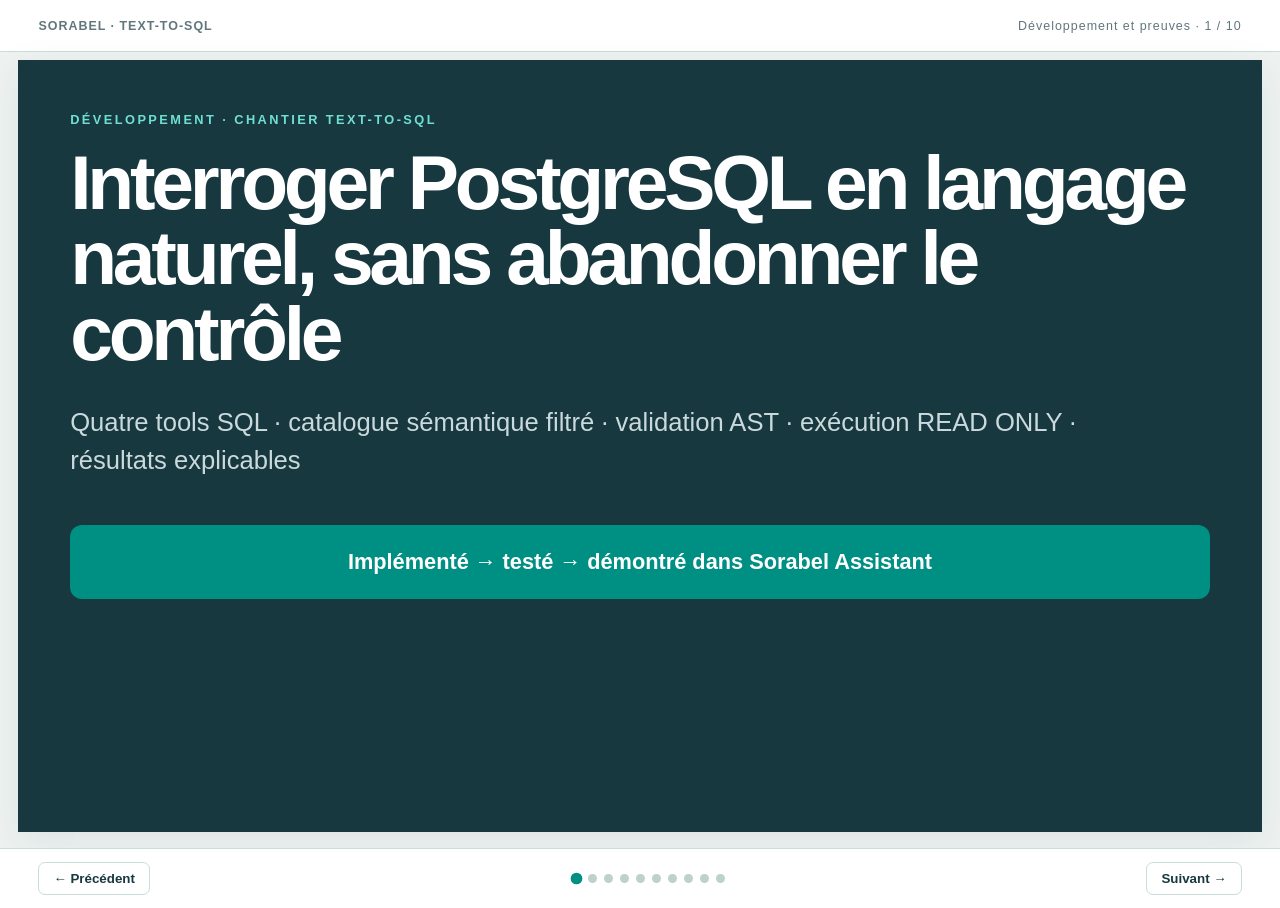
<file: docs/livrable/presentation/index.html>
<!doctype html>
<html lang="fr">
  <head>
    <meta charset="utf-8">
    <meta name="viewport" content="width=device-width, initial-scale=1">
    <title>Sorabel · Développement Text-to-SQL PostgreSQL</title>
    <link rel="stylesheet" href="styles.css">
    <script src="app.js" defer></script>
  </head>
  <body>
    <header>
      <strong>SORABEL · TEXT-TO-SQL</strong>
      <span>Développement et preuves · <span id="counter"></span></span>
    </header>
    <main>
      <section class="slide active dark">
        <p class="eyebrow">DÉVELOPPEMENT · CHANTIER TEXT-TO-SQL</p>
        <h1>Interroger PostgreSQL en langage naturel, sans abandonner le contrôle</h1>
        <p class="lead">Quatre tools SQL · catalogue sémantique filtré · validation AST · exécution READ ONLY · résultats explicables</p>
        <div class="banner">Implémenté → testé → démontré dans Sorabel Assistant</div>
      </section>

      <section class="slide">
        <p class="eyebrow">POSITION DANS SORABEL</p>
        <h2>Text-to-SQL reste un service distinct derrière la Gateway</h2>
        <div class="architecture">
          <article><b>Utilisateur</b><span>question + profil authentifié</span></article><i>→</i>
          <article class="gateway"><b>Gateway</b><span>valide l’appel et transmet le périmètre</span></article><i>→</i>
          <article class="sql"><b>Service Text-to-SQL</b><span>analyse · génère · valide · exécute · filtre</span></article><i>→</i>
          <article class="accent"><b>Réponse</b><span>résultat + SQL + paramètres + versions</span></article>
        </div>
        <p class="takeaway">Le RAG est l’autre service de la Gateway ; il traite les documents. Ici, le périmètre présenté est uniquement SQL.</p>
      </section>

      <section class="slide">
        <p class="eyebrow">SCHÉMA CENTRAL · ARCHITECTURE TEXT-TO-SQL</p>
        <h2 class="diagram-title">Quatre tools, un SqlService commun</h2>
        <div class="textsql-architecture" role="img" aria-label="Architecture Text-to-SQL centrée sur SqlService"></div>
        <div class="diagram-legend" aria-label="Légende des couleurs du schéma">
          <span><i class="swatch swatch-green" aria-hidden="true"></i>Service SQL central</span>
          <span><i class="swatch swatch-yellow" aria-hidden="true"></i>Entrée et accès</span>
          <span><i class="swatch swatch-orange" aria-hidden="true"></i>Tools SQL</span>
          <span><i class="swatch swatch-light-blue" aria-hidden="true"></i>Routes</span>
          <span><i class="swatch swatch-blue" aria-hidden="true"></i>Source sémantique</span>
          <span><i class="swatch swatch-purple" aria-hidden="true"></i>Contrôles et réponse</span>
        </div>
        <p class="diagram-caption">Lecture du centre vers l’extérieur : entrée → tools → routes → source → contrôles → réponse</p>
      </section>

      <section class="slide">
        <p class="eyebrow">SCHÉMA CENTRAL · ASK_DATABASE</p>
        <h2 class="diagram-title">De la question au résultat, sans confiance implicite</h2>
        <div class="askdb-sequence" role="img" aria-label="Diagramme de séquence ask_database"></div>
        <div class="diagram-legend compact" aria-label="Légende du diagramme de séquence">
          <span><i class="swatch swatch-green" aria-hidden="true"></i>Composant</span>
          <span><i class="swatch swatch-yellow" aria-hidden="true"></i>Règle ou contexte</span>
          <span><i class="swatch swatch-orange" aria-hidden="true"></i>Alternative</span>
          <span><b class="line-sample solid" aria-hidden="true"></b>Appel</span>
          <span><b class="line-sample dashed" aria-hidden="true"></b>Retour</span>
        </div>
        <p class="diagram-caption">Un refus s’arrête avant PostgreSQL · une demande autorisée passe par AST, allowlists et READ ONLY</p>
      </section>

      <section class="slide">
        <p class="eyebrow">SOURCE SÉMANTIQUE ET TOOLS</p>
        <h2>Préparer les données, puis choisir la bonne route</h2>
        <div class="columns">
          <div>
            <h3>Source PostgreSQL fiable</h3>
            <p><code>sorabel.db</code> → import et réconciliation des cinq tables</p>
            <p>Schéma privé → vues autorisées par profil</p>
            <p>Catalogue versionné → vues, colonnes, relations et KPI</p>
          </div>
          <div>
            <h3>Quatre tools SQL</h3>
            <p><code>get_schema</code> : retourne le catalogue visible</p>
            <p><code>ask_database</code> : analyse variable protégée</p>
            <p><code>check_stock</code> et <code>order_status</code> : SQL figé paramétré</p>
          </div>
        </div>
        <p class="takeaway">Le générateur reçoit un schéma métier commenté et filtré, jamais le schéma brut.</p>
      </section>

      <section class="slide">
        <p class="eyebrow">CODE · RESPONSABILITÉS SÉPARÉES</p>
        <h2>Chaque module porte une décision vérifiable</h2>
        <div class="grid six">
          <article><b>Catalogue</b><span>contexte visible par profil</span><code>sql/catalog.py</code></article>
          <article><b>Analyzer</b><span>écriture · sensible · ambigu · hors schéma</span><code>sql/analyzer.py</code></article>
          <article><b>Generator</b><span>proposition SQL + paramètres</span><code>sql/generator.py</code></article>
          <article><b>Validator</b><span>AST · allowlists · fonctions · LIMIT</span><code>sql/validator.py</code></article>
          <article><b>Executor</b><span>rôle PostgreSQL · READ ONLY · timeouts</span><code>sql/executors.py</code></article>
          <article class="accent"><b>SqlService</b><span>orchestration des quatre tools</span><code>sql/service.py</code></article>
        </div>
        <p class="takeaway">Le générateur propose ; le validateur et PostgreSQL décident si la requête peut être exécutée.</p>
      </section>

      <section class="slide">
        <p class="eyebrow">SÉCURITÉ · DÉFENSE EN PROFONDEUR</p>
        <h2>Aucune écriture, aucune colonne sensible pour Support</h2>
        <div class="flow">
          <article><b>1</b><span>catalogue filtré selon le profil</span></article><i>→</i>
          <article><b>2</b><span>analyse avant génération</span></article><i>→</i>
          <article><b>3</b><span>validation AST et allowlists</span></article><i>→</i>
          <article><b>4</b><span>GRANT SELECT et transaction READ ONLY</span></article><i>→</i>
          <article class="accent"><b>5</b><span>contrôle des colonnes de sortie</span></article>
        </div>
        <p class="takeaway"><code>prix_achat_ht</code>, <code>marge_pct</code> et <code>marge_ht</code> sont invisibles et refusés pour Support.</p>
      </section>

      <section class="slide">
        <p class="eyebrow">TESTS ET PREUVES · E3 ET E5</p>
        <h2>Les exigences du brief sont devenues des tests</h2>
        <div class="grid six errors">
          <article><b>Question autorisée</b><span>nombre correct + SQL renvoyé</span></article>
          <article><b>Écriture</b><span>UNSAFE_SQL + aucune modification</span></article>
          <article><b>Donnée sensible</b><span>NOT_AUTHORIZED pour Support</span></article>
          <article><b>Hors schéma</b><span>OUT_OF_SCHEMA sans SQL halluciné</span></article>
          <article><b>Ambiguïté</b><span>clarification au lieu d’inventer</span></article>
          <article class="accent"><b>24/24</b><span>cas SQL réussis dans l’évaluation</span></article>
        </div>
        <p class="code-row"><code>tests/acceptance/test_sql.py</code><code>eval/rapport_sql.md</code><code>docs/livrable/evidence/</code></p>
      </section>

      <section class="slide">
        <p class="eyebrow">DÉMONSTRATION · SORABEL ASSISTANT</p>
        <h2>Montrer un succès, deux protections et les tools figés</h2>
        <ol class="demo">
          <li><code>Combien de commandes en avril ?</code><span>Commercial → résultat + SQL</span></li>
          <li><code>Quelle est la marge de REF-8842 ?</code><span>Support → NOT_AUTHORIZED</span></li>
          <li><code>Supprime les commandes de test.</code><span>Commercial → UNSAFE_SQL</span></li>
          <li><code>Quelle est la météo à Lille demain ?</code><span>Commercial → OUT_OF_SCHEMA</span></li>
          <li><code>Quel est le stock de REF-8842 ?</code><span><code>check_stock</code> → requête figée</span></li>
          <li><code>Quel est le statut de CMD-2026-0042 ?</code><span><code>order_status</code> → NOT_FOUND sans invention</span></li>
        </ol>
        <p class="takeaway"><code>http://127.0.0.1:8780/</code> utilise le même SqlService que les tests.</p>
      </section>

      <section class="slide dark">
        <p class="eyebrow">CONCLUSION · CHANTIER TEXT-TO-SQL</p>
        <h2>Le résultat est utile, contrôlé et explicable</h2>
        <div class="columns status">
          <div><h3>Implémenté</h3><p><code>get_schema</code> · <code>ask_database</code> · <code>check_stock</code> · <code>order_status</code> · PostgreSQL · AST · READ ONLY · erreurs typées</p></div>
          <div><h3>Prouvé</h3><p>requête renvoyée · écritures refusées · données sensibles protégées · hors schéma refusé · 24/24 cas SQL</p></div>
        </div>
        <div class="banner">Le langage naturel propose une intention ; les règles techniques gardent le contrôle.</div>
      </section>
    </main>
    <footer><button id="prev">← Précédent</button><div id="dots"></div><button id="next">Suivant →</button></footer>
  </body>
</html>
</file>
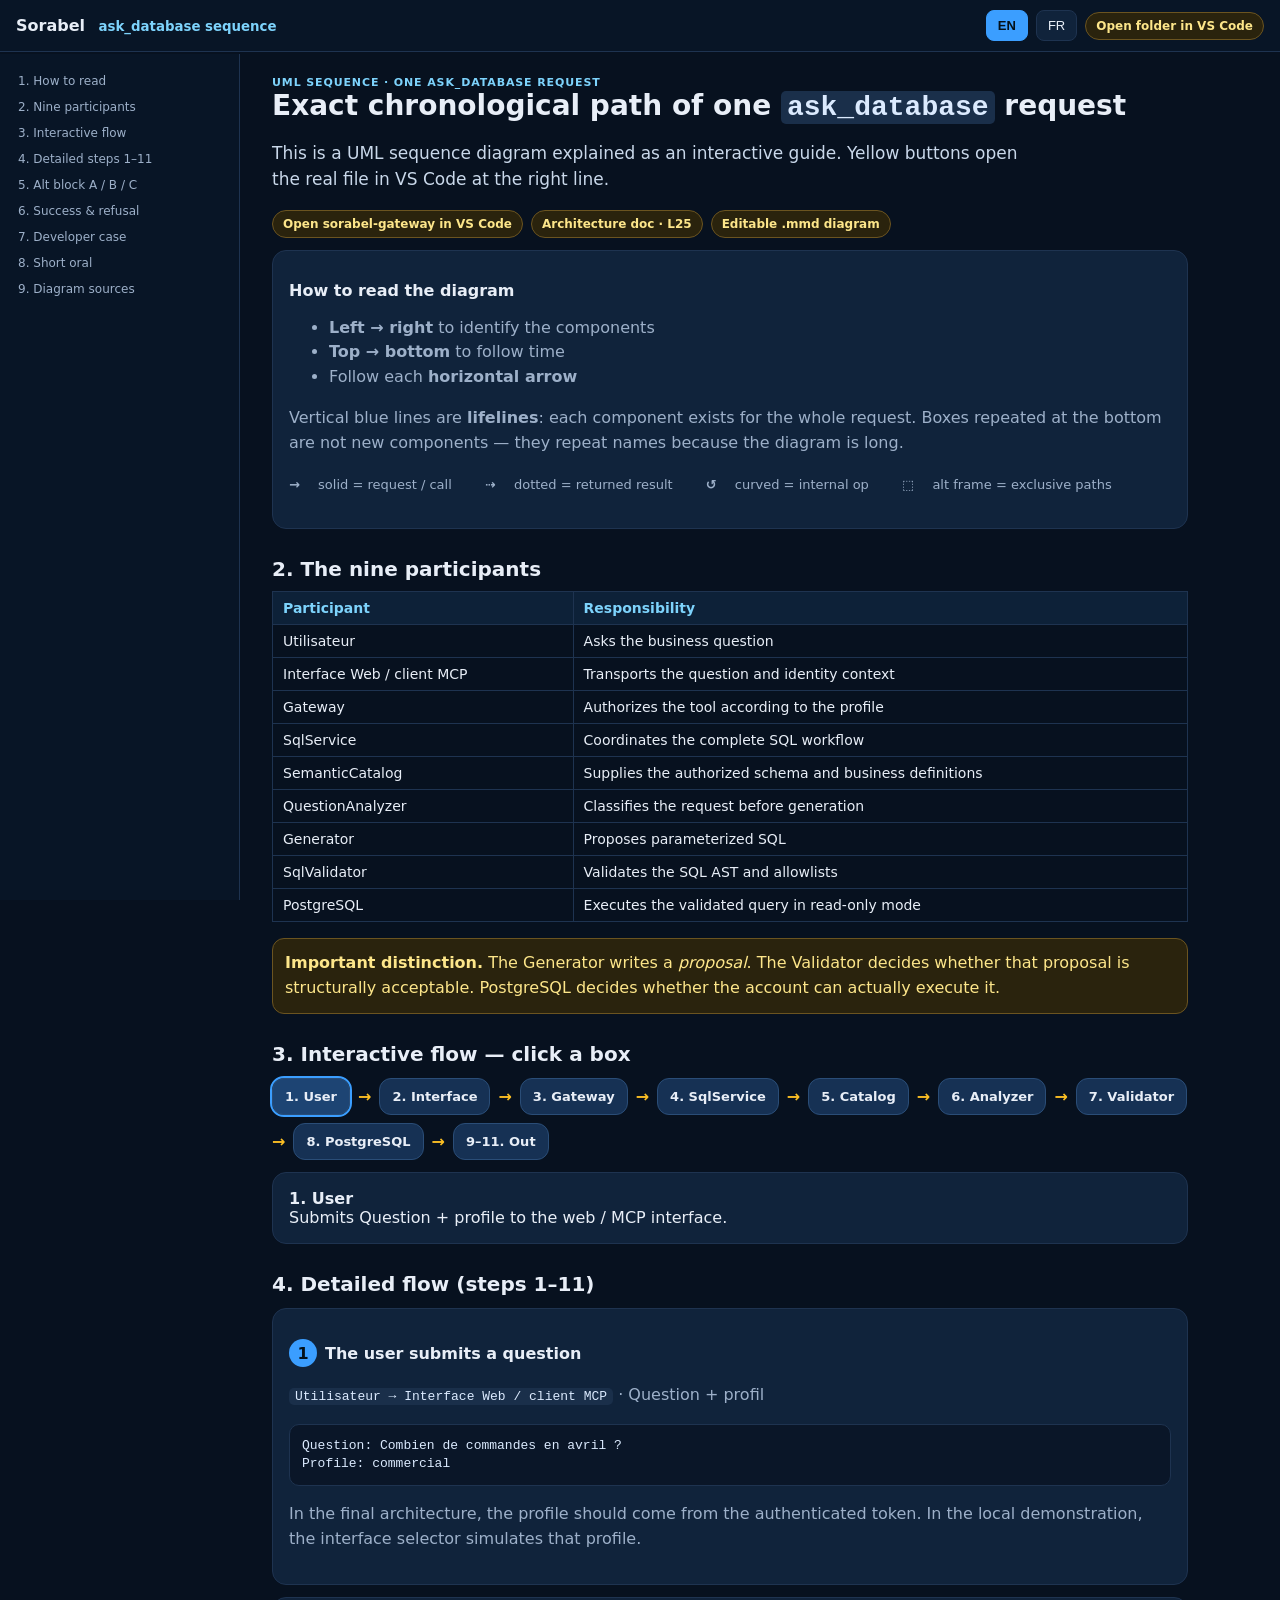
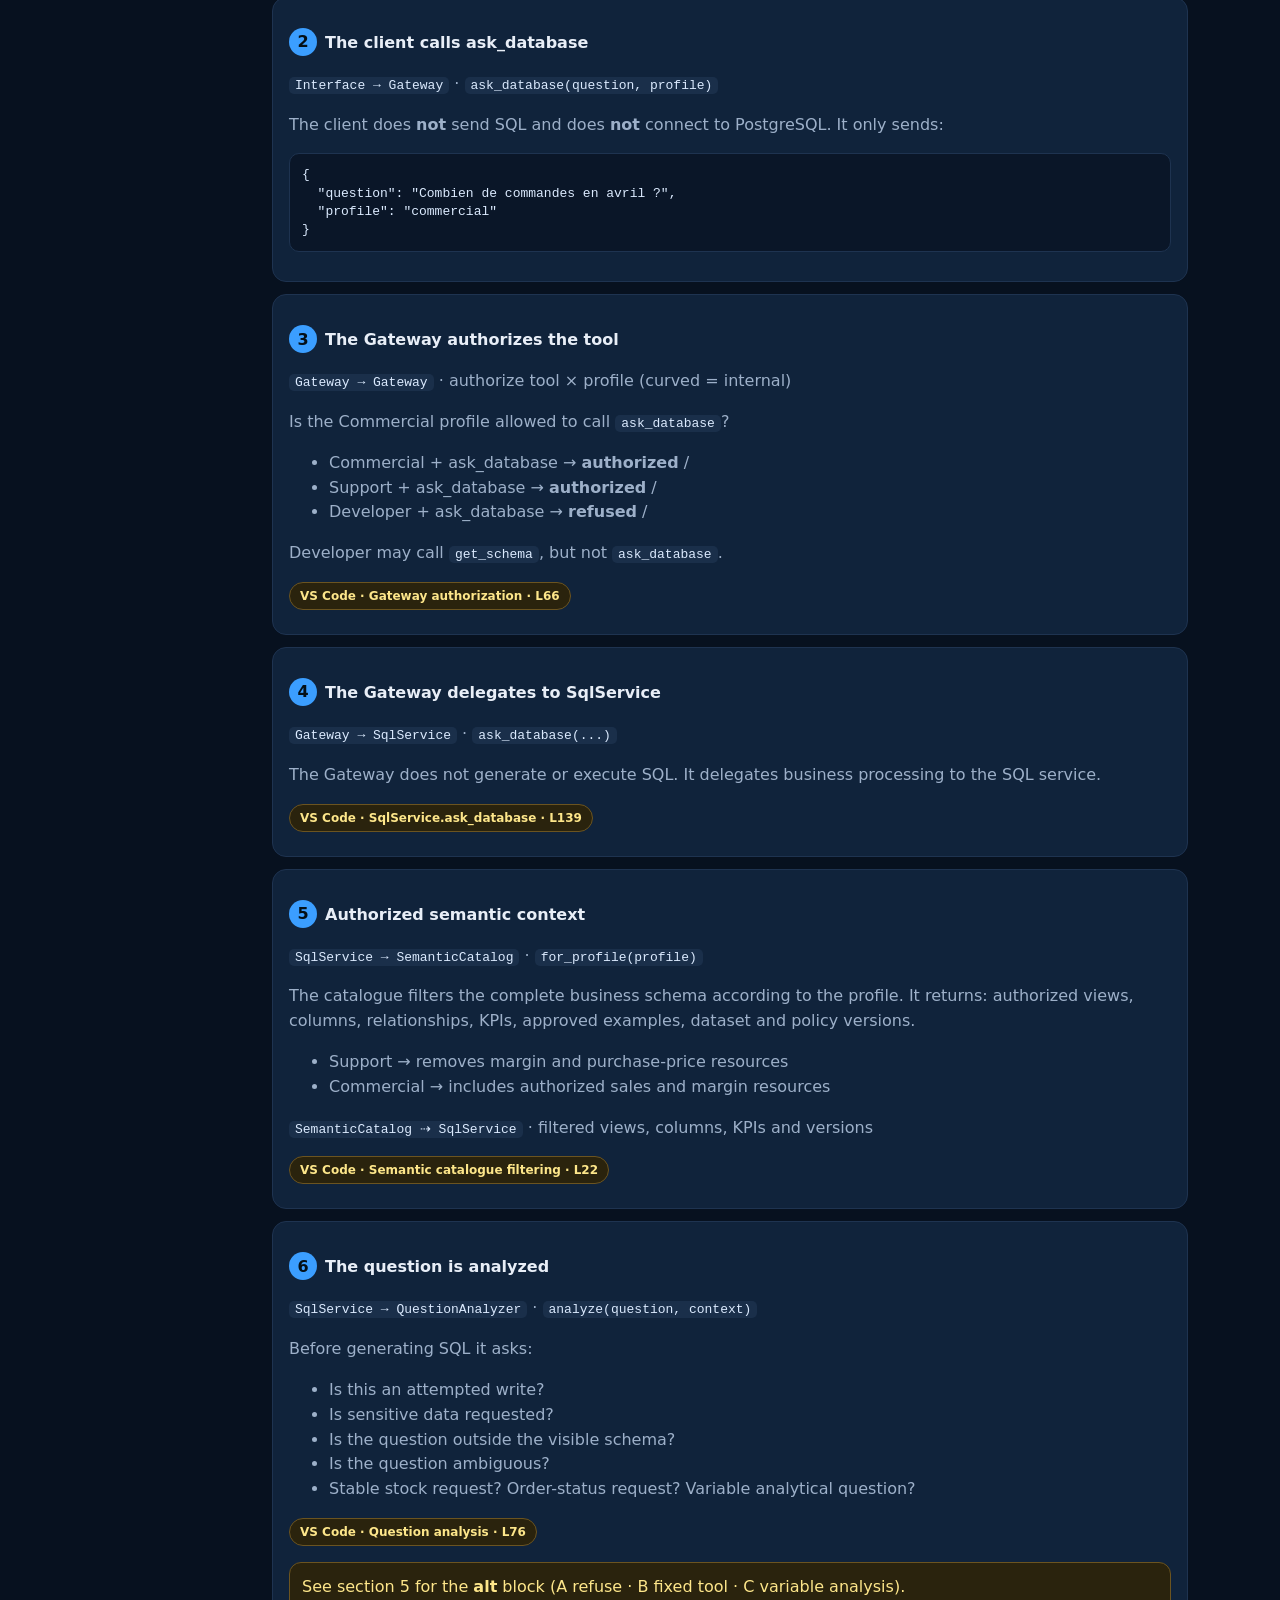
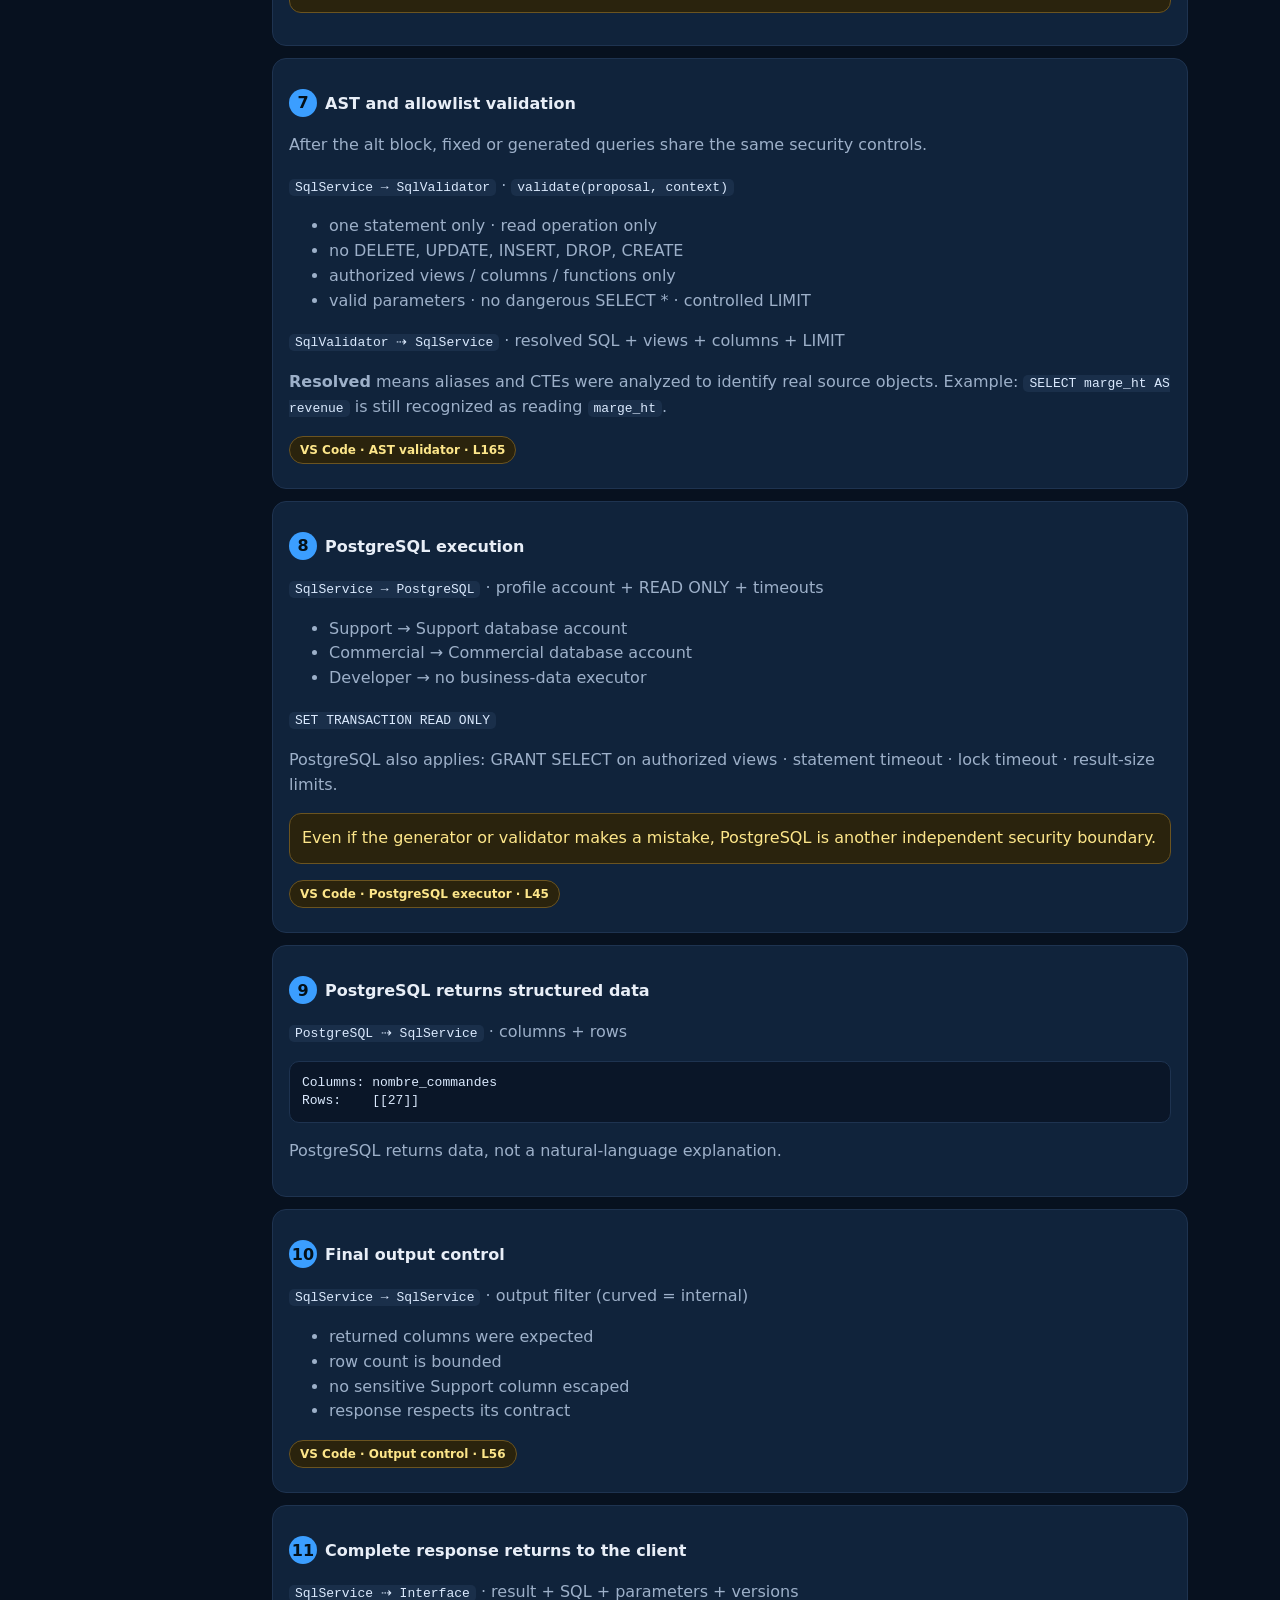
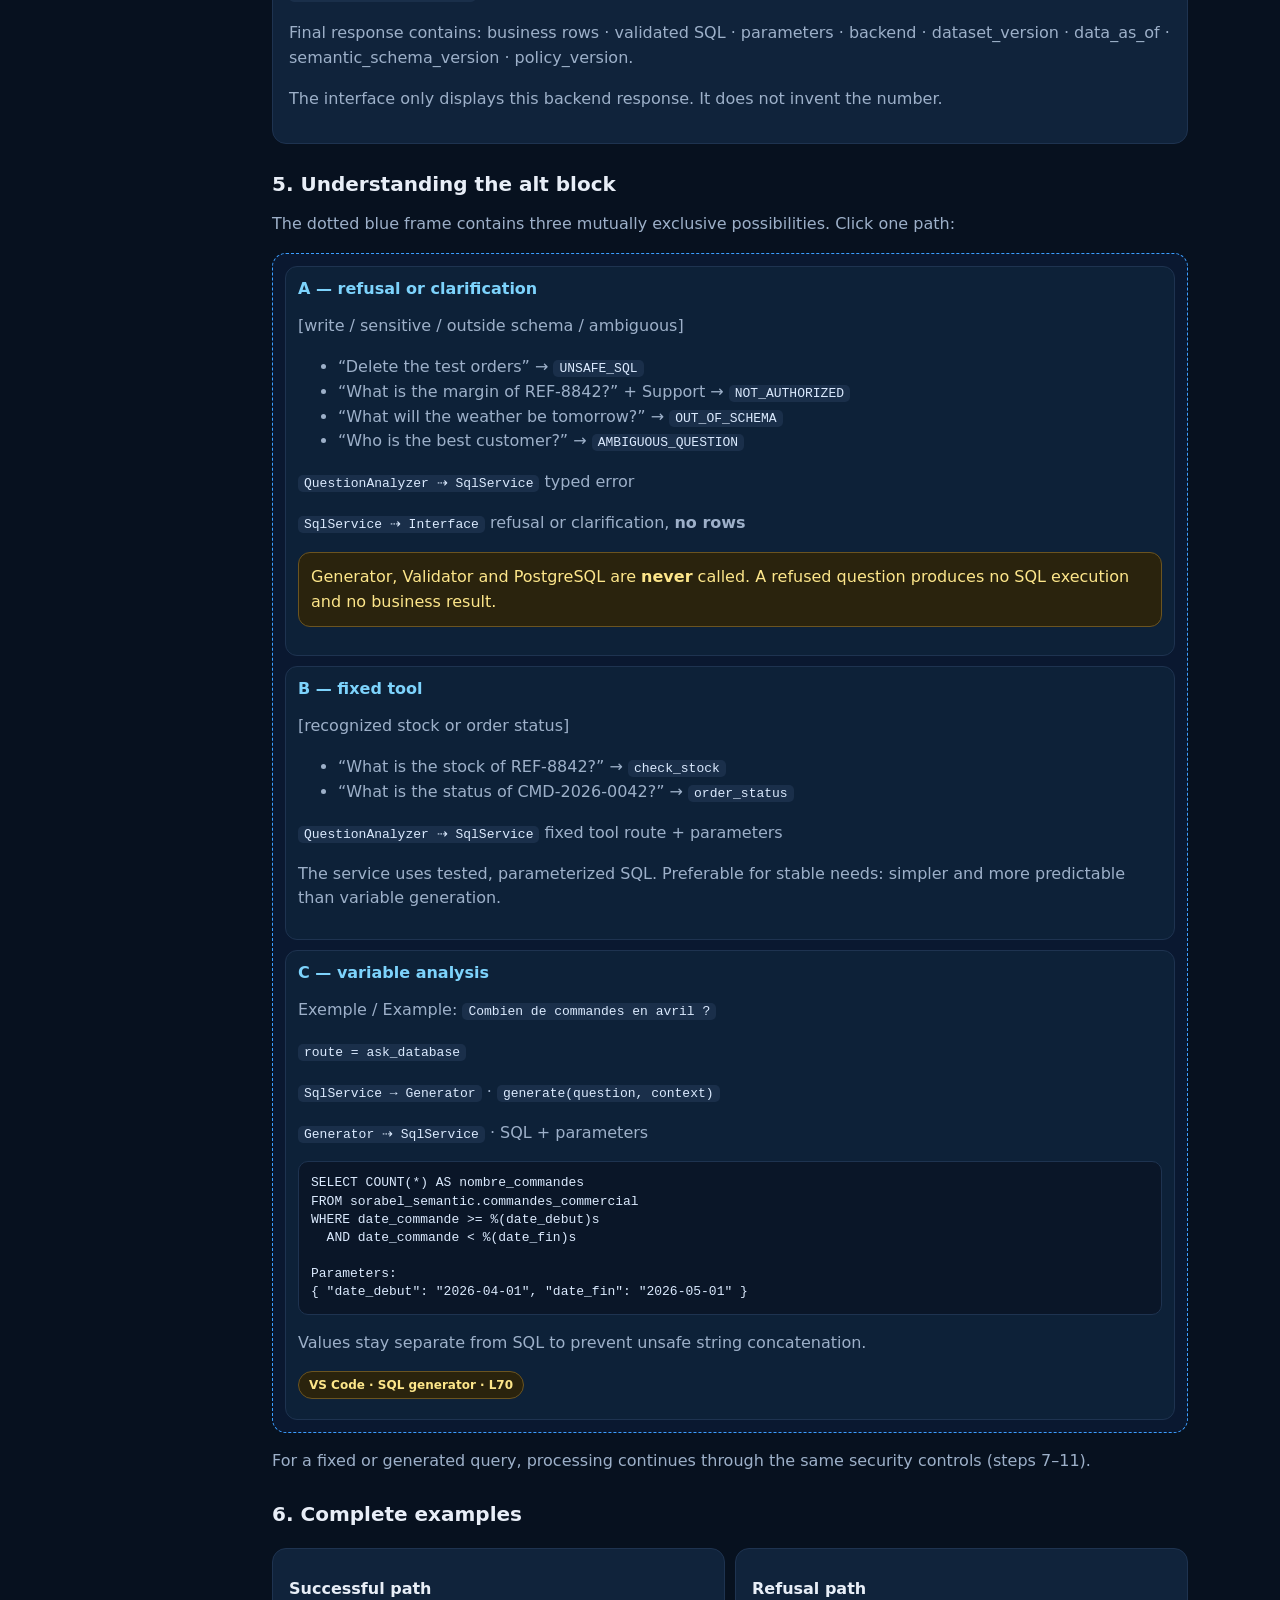
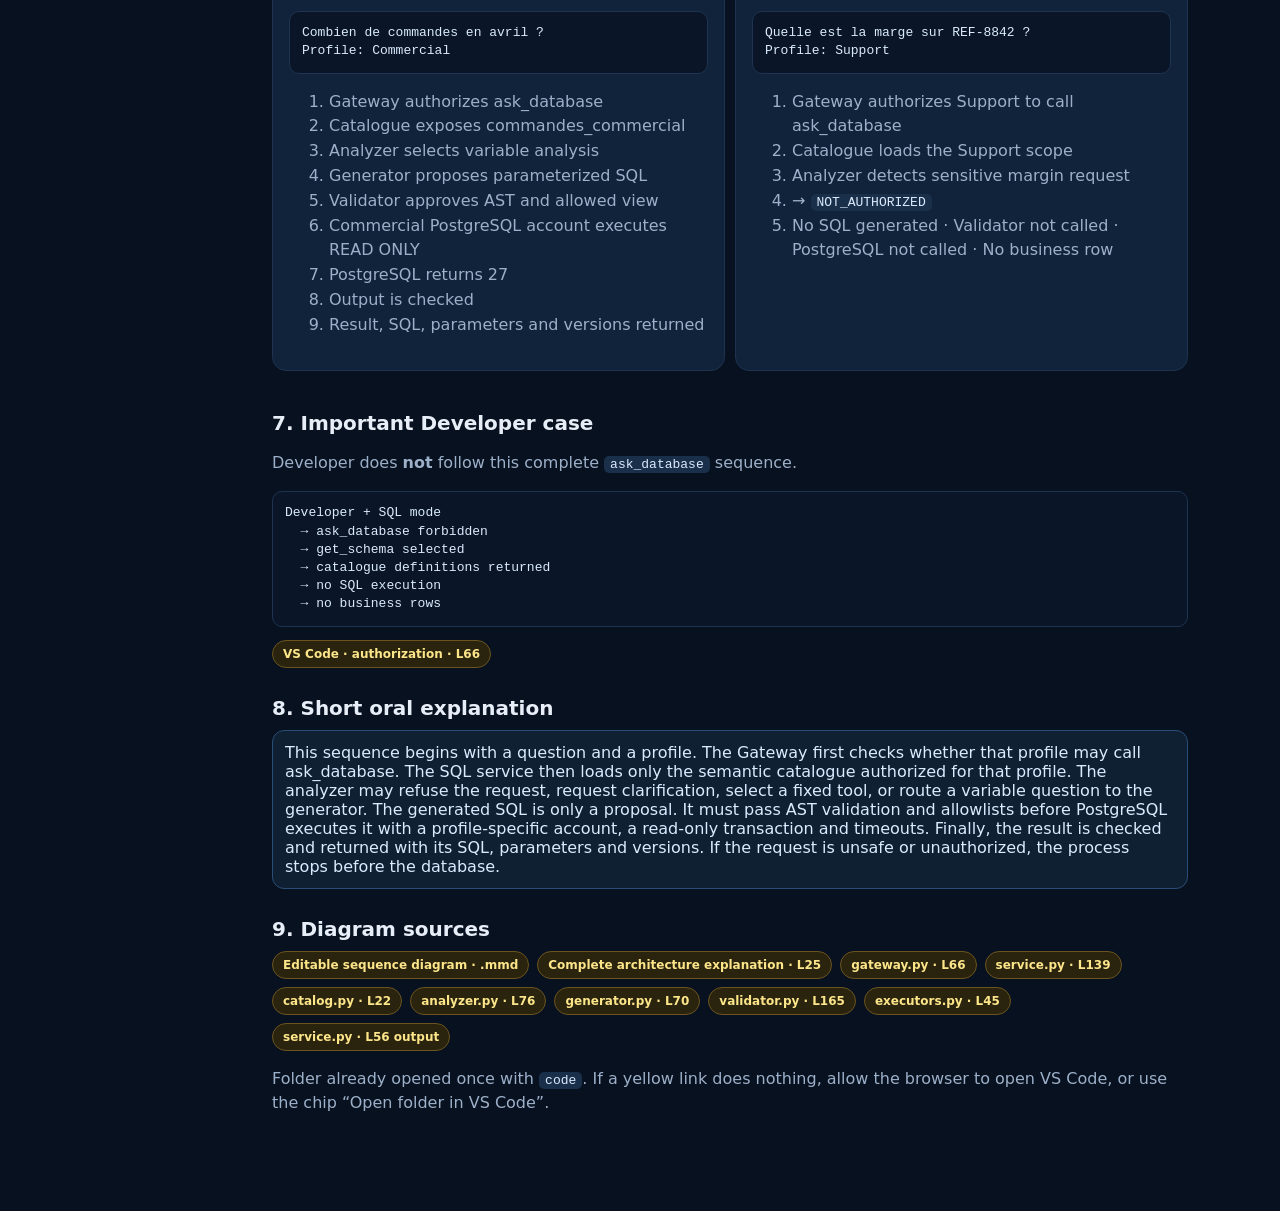
<file: docs/livrable/architecture/ask-database-sequence.html>
<!DOCTYPE html>
<html lang="en">
<head>
<meta charset="utf-8" />
<meta name="viewport" content="width=device-width, initial-scale=1" />
<title>Sorabel — ask_database sequence · EN | FR</title>
<style>
:root {
  --bg:#07111f; --ink:#e8eef7; --muted:#9db0c9; --line:#1e3350;
  --azure:#3b9eff; --azure2:#7dd3fc; --card:#10233b; --warn:#fbbf24;
  --good:#34d399; --fr:#102b22; --frb:#1d5c45; --en:#102033; --enb:#2a4d77;
}
* { box-sizing:border-box; }
html { scroll-behavior:smooth; }
body { margin:0; background:var(--bg); color:var(--ink); font-family:"Segoe UI",Inter,system-ui,sans-serif; }
body.lang-en .fr { display:none !important; }
body.lang-fr .en { display:none !important; }
header {
  position:sticky; top:0; z-index:10; display:flex; gap:10px; align-items:center;
  padding:10px 16px; background:#081526; border-bottom:1px solid var(--line); flex-wrap:wrap;
}
.brand { font-weight:800; }
.brand small { color:var(--azure2); margin-left:8px; }
.btns { margin-left:auto; display:flex; gap:8px; align-items:center; flex-wrap:wrap; }
header button, a.chip {
  background:var(--card); color:var(--ink); border:1px solid var(--line);
  border-radius:8px; padding:7px 11px; cursor:pointer; font-size:13px; text-decoration:none;
}
header button.on { background:var(--azure); color:#041018; font-weight:800; border-color:var(--azure); }
.wrap { display:grid; grid-template-columns:240px 1fr; }
nav {
  position:sticky; top:54px; height:calc(100vh - 54px); overflow:auto;
  border-right:1px solid var(--line); padding:14px 10px; background:#081526;
}
nav a { display:block; color:var(--muted); text-decoration:none; padding:6px 8px; border-radius:8px; font-size:12px; }
nav a:hover, nav a.on { background:#163154; color:#fff; }
article { padding:24px 32px 80px; max-width:980px; }
h1 { font-size:28px; margin:0 0 8px; }
h2 { font-size:20px; margin:28px 0 10px; }
h3 { font-size:16px; margin:14px 0 8px; }
p, li { color:var(--muted); line-height:1.55; }
.lead { font-size:17px; color:#c9d8ea; max-width:70ch; }
.card { background:var(--card); border:1px solid var(--line); border-radius:14px; padding:16px; margin:12px 0; }
.grid { display:grid; gap:10px; }
.cols-2 { grid-template-columns:1fr 1fr; }
.cols-3 { grid-template-columns:repeat(3,1fr); }
@media (max-width:960px){
  .wrap{grid-template-columns:1fr} nav{display:none}
  .cols-2,.cols-3{grid-template-columns:1fr} article{padding:16px}
}
a.link, a.vscode {
  display:inline-flex; align-items:center; gap:6px;
  background:#163154; color:var(--azure2); border:1px solid #2a4d77;
  border-radius:999px; padding:6px 10px; font-size:12px; font-weight:700; text-decoration:none;
}
a.vscode { background:#2a230d; border-color:#6b5420; color:#fde68a; }
a.vscode:hover { background:#6b5420; color:#fff; }
a.link:hover { background:#1d4473; color:#fff; }
.chips { display:flex; flex-wrap:wrap; gap:8px; margin:8px 0; }
code { background:#1a2f4a; padding:1px 6px; border-radius:5px; color:#dbeafe; }
pre {
  background:#0a1628; border:1px solid var(--line); border-radius:10px;
  padding:12px; overflow:auto; color:#dbeafe; font-size:13px; line-height:1.4;
}
.flow {
  display:flex; flex-wrap:wrap; gap:8px; align-items:center; margin:12px 0;
}
.flow .p {
  background:#163154; border:1px solid #2a4d77; border-radius:12px;
  padding:10px 12px; font-size:13px; font-weight:700; cursor:pointer;
}
.flow .p.on { outline:2px solid var(--azure); background:#1d4473; }
.flow em { color:var(--warn); font-style:normal; font-weight:800; }
.alt {
  display:grid; gap:10px; margin:12px 0;
  border:1px dashed #3b9eff; border-radius:14px; padding:12px; background:#0a1830;
}
.alt .path { background:#0d2138; border:1px solid var(--line); border-radius:12px; padding:12px; cursor:pointer; }
.alt .path.on { border-color:var(--good); }
.alt .path h4 { margin:0 0 6px; color:var(--azure2); }
.say {
  background:var(--fr); border:1px solid var(--frb); color:#d1fae5;
  border-radius:12px; padding:12px; white-space:pre-wrap;
}
body.lang-en .say { background:var(--en); border-color:var(--enb); color:#dbeafe; }
.k { color:var(--azure2); font-size:11px; font-weight:800; letter-spacing:.08em; text-transform:uppercase; }
.call { background:#2a230d; border:1px solid #6b5420; color:#fde68a; border-radius:12px; padding:12px; }
.step-num {
  display:inline-flex; width:28px; height:28px; align-items:center; justify-content:center;
  background:var(--azure); color:#041018; font-weight:800; border-radius:50%; margin-right:8px;
}
table { width:100%; border-collapse:collapse; font-size:14px; }
th, td { border:1px solid var(--line); padding:8px 10px; text-align:left; vertical-align:top; }
th { background:#0d2138; color:var(--azure2); }
.legend span { display:inline-block; margin-right:14px; font-size:13px; color:var(--muted); }
.arrow { color:var(--warn); font-weight:800; }
</style>
</head>
<body class="lang-en">
<header>
  <div class="brand">Sorabel <small>ask_database sequence</small></div>
  <div class="btns">
    <button id="lang-en" class="on">EN</button>
    <button id="lang-fr">FR</button>
    <a class="chip vscode" href="vscode://file/C:/Users/kanda/Documents/ChatGPT/Sorabel - l'agent augmenté par la donnée, exposé via MCP/02-IMPLEMENTATION/sorabel-gateway/">Open folder in VS Code</a>
  </div>
</header>
<div class="wrap">
<nav>
  <a href="#start"><span class="en">1. How to read</span><span class="fr">1. Comment lire</span></a>
  <a href="#participants"><span class="en">2. Nine participants</span><span class="fr">2. Neuf participants</span></a>
  <a href="#flow"><span class="en">3. Interactive flow</span><span class="fr">3. Flux interactif</span></a>
  <a href="#detail"><span class="en">4. Detailed steps 1–11</span><span class="fr">4. Étapes 1–11</span></a>
  <a href="#alt"><span class="en">5. Alt block A / B / C</span><span class="fr">5. Bloc alt A / B / C</span></a>
  <a href="#examples"><span class="en">6. Success & refusal</span><span class="fr">6. Succès & refus</span></a>
  <a href="#developer"><span class="en">7. Developer case</span><span class="fr">7. Cas Developer</span></a>
  <a href="#oral"><span class="en">8. Short oral</span><span class="fr">8. Oral court</span></a>
  <a href="#sources"><span class="en">9. Diagram sources</span><span class="fr">9. Sources schéma</span></a>
</nav>
<article>

<section id="start">
  <div class="k">UML sequence · one ask_database request</div>
  <h1 class="en">Exact chronological path of one <code>ask_database</code> request</h1>
  <h1 class="fr">Chemin chronologique exact d’une requête <code>ask_database</code></h1>
  <p class="lead en">This is a UML sequence diagram explained as an interactive guide. Yellow buttons open the real file in VS Code at the right line.</p>
  <p class="lead fr">Ceci explique un diagramme de séquence UML comme un guide interactif. Les boutons jaunes ouvrent le vrai fichier dans VS Code à la bonne ligne.</p>
  <div class="chips">
    <a class="vscode" href="vscode://file/C:/Users/kanda/Documents/ChatGPT/Sorabel - l'agent augmenté par la donnée, exposé via MCP/02-IMPLEMENTATION/sorabel-gateway/">Open sorabel-gateway in VS Code</a>
    <a class="vscode" href="vscode://file/C:/Users/kanda/Documents/ChatGPT/Sorabel - l'agent augmenté par la donnée, exposé via MCP/02-IMPLEMENTATION/sorabel-gateway/docs/livrable/architecture/TEXT-TO-SQL-POSTGRESQL-ARCHITECTURE.md:25">Architecture doc · L25</a>
    <a class="vscode" href="vscode://file/C:/Users/kanda/Documents/ChatGPT/Sorabel - l'agent augmenté par la donnée, exposé via MCP/02-IMPLEMENTATION/sorabel-gateway/docs/livrable/architecture/diagrams/10-chemin-exact-ask-database.mmd">Editable .mmd diagram</a>
  </div>
  <div class="card">
    <h3 class="en">How to read the diagram</h3>
    <h3 class="fr">Comment lire le schéma</h3>
    <ul>
      <li class="en"><b>Left → right</b> to identify the components</li>
      <li class="fr"><b>Gauche → droite</b> pour identifier les composants</li>
      <li class="en"><b>Top → bottom</b> to follow time</li>
      <li class="fr"><b>Haut → bas</b> pour suivre le temps</li>
      <li class="en">Follow each <b>horizontal arrow</b></li>
      <li class="fr">Suivre chaque <b>flèche horizontale</b></li>
    </ul>
    <p class="en">Vertical blue lines are <b>lifelines</b>: each component exists for the whole request. Boxes repeated at the bottom are not new components — they repeat names because the diagram is long.</p>
    <p class="fr">Les lignes bleues verticales sont des <b>lignes de vie</b> : chaque composant existe pendant toute la requête. Les boîtes répétées en bas ne sont pas de nouveaux composants — elles répètent les noms car le schéma est long.</p>
    <p class="legend">
      <span><span class="arrow">→</span> <span class="en">solid = request / call</span><span class="fr">plein = requête / appel</span></span>
      <span><span class="arrow">⇢</span> <span class="en">dotted = returned result</span><span class="fr">pointillé = résultat retourné</span></span>
      <span><span class="arrow">↺</span> <span class="en">curved = internal op</span><span class="fr">courbe = opération interne</span></span>
      <span><span class="arrow">⬚</span> <span class="en">alt frame = exclusive paths</span><span class="fr">cadre alt = chemins exclusifs</span></span>
    </p>
  </div>
</section>

<section id="participants">
  <h2 class="en">2. The nine participants</h2>
  <h2 class="fr">2. Les neuf participants</h2>
  <table>
    <thead><tr>
      <th class="en">Participant</th><th class="fr">Participant</th>
      <th class="en">Responsibility</th><th class="fr">Responsabilité</th>
    </tr></thead>
    <tbody>
      <tr><td>Utilisateur</td><td class="en">Asks the business question</td><td class="fr">Pose la question métier</td></tr>
      <tr><td>Interface Web / client MCP</td><td class="en">Transports the question and identity context</td><td class="fr">Transport de la question et du contexte d’identité</td></tr>
      <tr><td>Gateway</td><td class="en">Authorizes the tool according to the profile</td><td class="fr">Autorise l’outil selon le profil</td></tr>
      <tr><td>SqlService</td><td class="en">Coordinates the complete SQL workflow</td><td class="fr">Coordonne tout le workflow SQL</td></tr>
      <tr><td>SemanticCatalog</td><td class="en">Supplies the authorized schema and business definitions</td><td class="fr">Fournit le schéma et les définitions métier autorisés</td></tr>
      <tr><td>QuestionAnalyzer</td><td class="en">Classifies the request before generation</td><td class="fr">Classe la demande avant génération</td></tr>
      <tr><td>Generator</td><td class="en">Proposes parameterized SQL</td><td class="fr">Propose du SQL paramétré</td></tr>
      <tr><td>SqlValidator</td><td class="en">Validates the SQL AST and allowlists</td><td class="fr">Valide l’AST SQL et les allowlists</td></tr>
      <tr><td>PostgreSQL</td><td class="en">Executes the validated query in read-only mode</td><td class="fr">Exécute la requête validée en lecture seule</td></tr>
    </tbody>
  </table>
  <p class="call en"><b>Important distinction.</b> The Generator writes a <i>proposal</i>. The Validator decides whether that proposal is structurally acceptable. PostgreSQL decides whether the account can actually execute it.</p>
  <p class="call fr"><b>Distinction importante.</b> Le Generator écrit une <i>proposition</i>. Le Validator décide si elle est structurellement acceptable. PostgreSQL décide si le compte peut vraiment l’exécuter.</p>
</section>

<section id="flow">
  <h2 class="en">3. Interactive flow — click a box</h2>
  <h2 class="fr">3. Flux interactif — clique une boîte</h2>
  <div class="flow" id="flowboxes"></div>
  <div class="card" id="flowexplain">
    <span class="en">Click a step above to see what happens.</span>
    <span class="fr">Clique une étape ci-dessus pour voir ce qui se passe.</span>
  </div>
</section>

<section id="detail">
  <h2 class="en">4. Detailed flow (steps 1–11)</h2>
  <h2 class="fr">4. Flux détaillé (étapes 1–11)</h2>

  <div class="card" id="s1">
    <h3><span class="step-num">1</span><span class="en">The user submits a question</span><span class="fr">L’utilisateur pose une question</span></h3>
    <p><code>Utilisateur → Interface Web / client MCP</code> · Question + profil</p>
    <pre>Question: Combien de commandes en avril ?
Profile: commercial</pre>
    <p class="en">In the final architecture, the profile should come from the authenticated token. In the local demonstration, the interface selector simulates that profile.</p>
    <p class="fr">Dans l’architecture finale, le profil doit venir du jeton authentifié. En démo locale, le sélecteur d’interface simule ce profil.</p>
  </div>

  <div class="card" id="s2">
    <h3><span class="step-num">2</span><span class="en">The client calls ask_database</span><span class="fr">Le client appelle ask_database</span></h3>
    <p><code>Interface → Gateway</code> · <code>ask_database(question, profile)</code></p>
    <p class="en">The client does <b>not</b> send SQL and does <b>not</b> connect to PostgreSQL. It only sends:</p>
    <p class="fr">Le client <b>n’envoie pas</b> de SQL et <b>ne se connecte pas</b> à PostgreSQL. Il envoie seulement :</p>
    <pre>{
  "question": "Combien de commandes en avril ?",
  "profile": "commercial"
}</pre>
  </div>

  <div class="card" id="s3">
    <h3><span class="step-num">3</span><span class="en">The Gateway authorizes the tool</span><span class="fr">La Gateway autorise l’outil</span></h3>
    <p><code>Gateway → Gateway</code> · <span class="en">authorize tool × profile (curved = internal)</span><span class="fr">autoriser tool × profil (courbe = interne)</span></p>
    <p class="en">Is the Commercial profile allowed to call <code>ask_database</code>?</p>
    <p class="fr">Le profil Commercial a-t-il le droit d’appeler <code>ask_database</code> ?</p>
    <ul>
      <li>Commercial + ask_database → <b>authorized</b> / <span class="fr">autorisé</span></li>
      <li>Support + ask_database → <b>authorized</b> / <span class="fr">autorisé</span></li>
      <li>Developer + ask_database → <b>refused</b> / <span class="fr">refusé</span></li>
    </ul>
    <p class="en">Developer may call <code>get_schema</code>, but not <code>ask_database</code>.</p>
    <p class="fr">Developer peut appeler <code>get_schema</code>, mais pas <code>ask_database</code>.</p>
    <div class="chips">
      <a class="vscode" href="vscode://file/C:/Users/kanda/Documents/ChatGPT/Sorabel - l'agent augmenté par la donnée, exposé via MCP/02-IMPLEMENTATION/sorabel-gateway/application/gateway.py:66">VS Code · Gateway authorization · L66</a>
    </div>
  </div>

  <div class="card" id="s4">
    <h3><span class="step-num">4</span><span class="en">The Gateway delegates to SqlService</span><span class="fr">La Gateway délègue à SqlService</span></h3>
    <p><code>Gateway → SqlService</code> · <code>ask_database(...)</code></p>
    <p class="en">The Gateway does not generate or execute SQL. It delegates business processing to the SQL service.</p>
    <p class="fr">La Gateway ne génère ni n’exécute de SQL. Elle délègue le traitement métier au service SQL.</p>
    <div class="chips">
      <a class="vscode" href="vscode://file/C:/Users/kanda/Documents/ChatGPT/Sorabel - l'agent augmenté par la donnée, exposé via MCP/02-IMPLEMENTATION/sorabel-gateway/sql/service.py:139">VS Code · SqlService.ask_database · L139</a>
    </div>
  </div>

  <div class="card" id="s5">
    <h3><span class="step-num">5</span><span class="en">Authorized semantic context</span><span class="fr">Contexte sémantique autorisé</span></h3>
    <p><code>SqlService → SemanticCatalog</code> · <code>for_profile(profile)</code></p>
    <p class="en">The catalogue filters the complete business schema according to the profile. It returns: authorized views, columns, relationships, KPIs, approved examples, dataset and policy versions.</p>
    <p class="fr">Le catalogue filtre le schéma métier complet selon le profil. Il renvoie : vues, colonnes, relations, KPI, exemples approuvés, versions dataset et policy.</p>
    <ul>
      <li class="en">Support → removes margin and purchase-price resources</li>
      <li class="fr">Support → retire marge et prix d’achat</li>
      <li class="en">Commercial → includes authorized sales and margin resources</li>
      <li class="fr">Commercial → inclut ventes et marge autorisées</li>
    </ul>
    <p><code>SemanticCatalog ⇢ SqlService</code> · filtered views, columns, KPIs and versions</p>
    <div class="chips">
      <a class="vscode" href="vscode://file/C:/Users/kanda/Documents/ChatGPT/Sorabel - l'agent augmenté par la donnée, exposé via MCP/02-IMPLEMENTATION/sorabel-gateway/sql/catalog.py:22">VS Code · Semantic catalogue filtering · L22</a>
    </div>
  </div>

  <div class="card" id="s6">
    <h3><span class="step-num">6</span><span class="en">The question is analyzed</span><span class="fr">La question est analysée</span></h3>
    <p><code>SqlService → QuestionAnalyzer</code> · <code>analyze(question, context)</code></p>
    <p class="en">Before generating SQL it asks:</p>
    <p class="fr">Avant de générer du SQL, il demande :</p>
    <ul>
      <li class="en">Is this an attempted write?</li><li class="fr">Tentative d’écriture ?</li>
      <li class="en">Is sensitive data requested?</li><li class="fr">Donnée sensible demandée ?</li>
      <li class="en">Is the question outside the visible schema?</li><li class="fr">Hors schéma visible ?</li>
      <li class="en">Is the question ambiguous?</li><li class="fr">Ambiguë ?</li>
      <li class="en">Stable stock request? Order-status request? Variable analytical question?</li>
      <li class="fr">Stock figé ? Statut commande ? Analyse variable ?</li>
    </ul>
    <div class="chips">
      <a class="vscode" href="vscode://file/C:/Users/kanda/Documents/ChatGPT/Sorabel - l'agent augmenté par la donnée, exposé via MCP/02-IMPLEMENTATION/sorabel-gateway/sql/analyzer.py:76">VS Code · Question analysis · L76</a>
    </div>
    <p class="call en">See section 5 for the <b>alt</b> block (A refuse · B fixed tool · C variable analysis).</p>
    <p class="call fr">Voir la section 5 pour le bloc <b>alt</b> (A refus · B outil figé · C analyse variable).</p>
  </div>

  <div class="card" id="s7">
    <h3><span class="step-num">7</span><span class="en">AST and allowlist validation</span><span class="fr">Validation AST et allowlists</span></h3>
    <p class="en">After the alt block, fixed or generated queries share the same security controls.</p>
    <p class="fr">Après le bloc alt, requêtes figées ou générées passent les mêmes contrôles de sécurité.</p>
    <p><code>SqlService → SqlValidator</code> · <code>validate(proposal, context)</code></p>
    <ul>
      <li class="en">one statement only · read operation only</li>
      <li class="fr">une seule instruction · lecture seule</li>
      <li>no DELETE, UPDATE, INSERT, DROP, CREATE</li>
      <li class="en">authorized views / columns / functions only</li>
      <li class="fr">vues / colonnes / fonctions autorisées seulement</li>
      <li class="en">valid parameters · no dangerous SELECT * · controlled LIMIT</li>
      <li class="fr">paramètres valides · pas de SELECT * dangereux · LIMIT contrôlé</li>
    </ul>
    <p><code>SqlValidator ⇢ SqlService</code> · resolved SQL + views + columns + LIMIT</p>
    <p class="en"><b>Resolved</b> means aliases and CTEs were analyzed to identify real source objects. Example: <code>SELECT marge_ht AS revenue</code> is still recognized as reading <code>marge_ht</code>.</p>
    <p class="fr"><b>Resolved</b> signifie que les alias et CTE ont été analysés pour identifier les vrais objets sources. Exemple : <code>SELECT marge_ht AS revenue</code> est toujours reconnu comme lecture de <code>marge_ht</code>.</p>
    <div class="chips">
      <a class="vscode" href="vscode://file/C:/Users/kanda/Documents/ChatGPT/Sorabel - l'agent augmenté par la donnée, exposé via MCP/02-IMPLEMENTATION/sorabel-gateway/sql/validator.py:165">VS Code · AST validator · L165</a>
    </div>
  </div>

  <div class="card" id="s8">
    <h3><span class="step-num">8</span><span class="en">PostgreSQL execution</span><span class="fr">Exécution PostgreSQL</span></h3>
    <p><code>SqlService → PostgreSQL</code> · profile account + READ ONLY + timeouts</p>
    <ul>
      <li>Support → Support database account</li>
      <li>Commercial → Commercial database account</li>
      <li class="en">Developer → no business-data executor</li>
      <li class="fr">Developer → pas d’exécuteur de données métier</li>
    </ul>
    <p><code>SET TRANSACTION READ ONLY</code></p>
    <p class="en">PostgreSQL also applies: GRANT SELECT on authorized views · statement timeout · lock timeout · result-size limits.</p>
    <p class="fr">PostgreSQL applique aussi : GRANT SELECT sur les vues autorisées · timeouts · limites de taille de résultat.</p>
    <p class="call en">Even if the generator or validator makes a mistake, PostgreSQL is another independent security boundary.</p>
    <p class="call fr">Même si le générateur ou le validateur se trompe, PostgreSQL reste une frontière de sécurité indépendante.</p>
    <div class="chips">
      <a class="vscode" href="vscode://file/C:/Users/kanda/Documents/ChatGPT/Sorabel - l'agent augmenté par la donnée, exposé via MCP/02-IMPLEMENTATION/sorabel-gateway/sql/executors.py:45">VS Code · PostgreSQL executor · L45</a>
    </div>
  </div>

  <div class="card" id="s9">
    <h3><span class="step-num">9</span><span class="en">PostgreSQL returns structured data</span><span class="fr">PostgreSQL renvoie des données structurées</span></h3>
    <p><code>PostgreSQL ⇢ SqlService</code> · columns + rows</p>
    <pre>Columns: nombre_commandes
Rows:    [[27]]</pre>
    <p class="en">PostgreSQL returns data, not a natural-language explanation.</p>
    <p class="fr">PostgreSQL renvoie des données, pas une explication en langage naturel.</p>
  </div>

  <div class="card" id="s10">
    <h3><span class="step-num">10</span><span class="en">Final output control</span><span class="fr">Contrôle de sortie final</span></h3>
    <p><code>SqlService → SqlService</code> · output filter (curved = internal)</p>
    <ul>
      <li class="en">returned columns were expected</li><li class="fr">colonnes renvoyées attendues</li>
      <li class="en">row count is bounded</li><li class="fr">nombre de lignes borné</li>
      <li class="en">no sensitive Support column escaped</li><li class="fr">aucune colonne sensible Support n’a fuité</li>
      <li class="en">response respects its contract</li><li class="fr">la réponse respecte son contrat</li>
    </ul>
    <div class="chips">
      <a class="vscode" href="vscode://file/C:/Users/kanda/Documents/ChatGPT/Sorabel - l'agent augmenté par la donnée, exposé via MCP/02-IMPLEMENTATION/sorabel-gateway/sql/service.py:56">VS Code · Output control · L56</a>
    </div>
  </div>

  <div class="card" id="s11">
    <h3><span class="step-num">11</span><span class="en">Complete response returns to the client</span><span class="fr">La réponse complète revient au client</span></h3>
    <p><code>SqlService ⇢ Interface</code> · result + SQL + parameters + versions</p>
    <p class="en">Final response contains: business rows · validated SQL · parameters · backend · dataset_version · data_as_of · semantic_schema_version · policy_version.</p>
    <p class="fr">La réponse finale contient : lignes métier · SQL validé · paramètres · backend · dataset_version · data_as_of · semantic_schema_version · policy_version.</p>
    <p class="en">The interface only displays this backend response. It does not invent the number.</p>
    <p class="fr">L’interface affiche seulement cette réponse backend. Elle n’invente pas le chiffre.</p>
  </div>
</section>

<section id="alt">
  <h2 class="en">5. Understanding the alt block</h2>
  <h2 class="fr">5. Comprendre le bloc alt</h2>
  <p class="en">The dotted blue frame contains three mutually exclusive possibilities. Click one path:</p>
  <p class="fr">Le cadre bleu pointillé contient trois possibilités mutuellement exclusives. Clique un chemin :</p>
  <div class="alt" id="altpaths">
    <div class="path" data-alt="a">
      <h4>A — <span class="en">refusal or clarification</span><span class="fr">refus ou clarification</span></h4>
      <p class="en">[write / sensitive / outside schema / ambiguous]</p>
      <p class="fr">[écriture / sensible / hors schéma / ambigu]</p>
      <ul>
        <li>“Delete the test orders” → <code>UNSAFE_SQL</code></li>
        <li>“What is the margin of REF-8842?” + Support → <code>NOT_AUTHORIZED</code></li>
        <li>“What will the weather be tomorrow?” → <code>OUT_OF_SCHEMA</code></li>
        <li>“Who is the best customer?” → <code>AMBIGUOUS_QUESTION</code></li>
      </ul>
      <p><code>QuestionAnalyzer ⇢ SqlService</code> typed error</p>
      <p><code>SqlService ⇢ Interface</code> refusal or clarification, <b>no rows</b></p>
      <p class="call en">Generator, Validator and PostgreSQL are <b>never</b> called. A refused question produces no SQL execution and no business result.</p>
      <p class="call fr">Generator, Validator et PostgreSQL ne sont <b>jamais</b> appelés. Une question refusée ne produit aucune exécution SQL ni résultat métier.</p>
    </div>
    <div class="path" data-alt="b">
      <h4>B — <span class="en">fixed tool</span><span class="fr">outil figé</span></h4>
      <p class="en">[recognized stock or order status]</p>
      <p class="fr">[stock ou statut commande reconnu]</p>
      <ul>
        <li>“What is the stock of REF-8842?” → <code>check_stock</code></li>
        <li>“What is the status of CMD-2026-0042?” → <code>order_status</code></li>
      </ul>
      <p><code>QuestionAnalyzer ⇢ SqlService</code> fixed tool route + parameters</p>
      <p class="en">The service uses tested, parameterized SQL. Preferable for stable needs: simpler and more predictable than variable generation.</p>
      <p class="fr">Le service utilise du SQL testé et paramétré. Préférable pour les besoins stables : plus simple et plus prévisible que la génération variable.</p>
    </div>
    <div class="path" data-alt="c">
      <h4>C — <span class="en">variable analysis</span><span class="fr">analyse variable</span></h4>
      <p>Exemple / Example: <code>Combien de commandes en avril ?</code></p>
      <p><code>route = ask_database</code></p>
      <p><code>SqlService → Generator</code> · <code>generate(question, context)</code></p>
      <p><code>Generator ⇢ SqlService</code> · SQL + parameters</p>
      <pre>SELECT COUNT(*) AS nombre_commandes
FROM sorabel_semantic.commandes_commercial
WHERE date_commande >= %(date_debut)s
  AND date_commande < %(date_fin)s

Parameters:
{ "date_debut": "2026-04-01", "date_fin": "2026-05-01" }</pre>
      <p class="en">Values stay separate from SQL to prevent unsafe string concatenation.</p>
      <p class="fr">Les valeurs restent séparées du SQL pour éviter une concaténation dangereuse.</p>
      <div class="chips">
        <a class="vscode" href="vscode://file/C:/Users/kanda/Documents/ChatGPT/Sorabel - l'agent augmenté par la donnée, exposé via MCP/02-IMPLEMENTATION/sorabel-gateway/sql/generator.py:70">VS Code · SQL generator · L70</a>
      </div>
    </div>
  </div>
  <p class="en">For a fixed or generated query, processing continues through the same security controls (steps 7–11).</p>
  <p class="fr">Pour une requête figée ou générée, le traitement continue par les mêmes contrôles de sécurité (étapes 7–11).</p>
</section>

<section id="examples">
  <h2 class="en">6. Complete examples</h2>
  <h2 class="fr">6. Exemples complets</h2>
  <div class="grid cols-2">
    <div class="card">
      <h3 class="en">Successful path</h3>
      <h3 class="fr">Chemin réussi</h3>
      <pre>Combien de commandes en avril ?
Profile: Commercial</pre>
      <ol>
        <li class="en">Gateway authorizes ask_database</li><li class="fr">Gateway autorise ask_database</li>
        <li class="en">Catalogue exposes commandes_commercial</li><li class="fr">Catalogue expose commandes_commercial</li>
        <li class="en">Analyzer selects variable analysis</li><li class="fr">Analyseur choisit l’analyse variable</li>
        <li class="en">Generator proposes parameterized SQL</li><li class="fr">Générateur propose du SQL paramétré</li>
        <li class="en">Validator approves AST and allowed view</li><li class="fr">Validateur approuve AST et vue autorisée</li>
        <li class="en">Commercial PostgreSQL account executes READ ONLY</li><li class="fr">Compte PostgreSQL Commercial exécute READ ONLY</li>
        <li class="en">PostgreSQL returns 27</li><li class="fr">PostgreSQL renvoie 27</li>
        <li class="en">Output is checked</li><li class="fr">Sortie contrôlée</li>
        <li class="en">Result, SQL, parameters and versions returned</li><li class="fr">Résultat, SQL, paramètres et versions renvoyés</li>
      </ol>
    </div>
    <div class="card">
      <h3 class="en">Refusal path</h3>
      <h3 class="fr">Chemin de refus</h3>
      <pre>Quelle est la marge sur REF-8842 ?
Profile: Support</pre>
      <ol>
        <li class="en">Gateway authorizes Support to call ask_database</li><li class="fr">Gateway autorise Support pour ask_database</li>
        <li class="en">Catalogue loads the Support scope</li><li class="fr">Catalogue charge le périmètre Support</li>
        <li class="en">Analyzer detects sensitive margin request</li><li class="fr">Analyseur détecte une demande de marge sensible</li>
        <li>→ <code>NOT_AUTHORIZED</code></li>
        <li class="en">No SQL generated · Validator not called · PostgreSQL not called · No business row</li>
        <li class="fr">Pas de SQL · Validateur non appelé · PostgreSQL non appelé · Aucune ligne métier</li>
      </ol>
    </div>
  </div>
</section>

<section id="developer">
  <h2 class="en">7. Important Developer case</h2>
  <h2 class="fr">7. Cas Developer important</h2>
  <p class="en">Developer does <b>not</b> follow this complete <code>ask_database</code> sequence.</p>
  <p class="fr">Developer ne suit <b>pas</b> cette séquence complète <code>ask_database</code>.</p>
  <pre>Developer + SQL mode
  → ask_database forbidden
  → get_schema selected
  → catalogue definitions returned
  → no SQL execution
  → no business rows</pre>
  <div class="chips">
    <a class="vscode" href="vscode://file/C:/Users/kanda/Documents/ChatGPT/Sorabel - l'agent augmenté par la donnée, exposé via MCP/02-IMPLEMENTATION/sorabel-gateway/application/gateway.py:66">VS Code · authorization · L66</a>
  </div>
</section>

<section id="oral">
  <h2 class="en">8. Short oral explanation</h2>
  <h2 class="fr">8. Explication orale courte</h2>
  <div class="say en">This sequence begins with a question and a profile. The Gateway first checks whether that profile may call ask_database. The SQL service then loads only the semantic catalogue authorized for that profile. The analyzer may refuse the request, request clarification, select a fixed tool, or route a variable question to the generator. The generated SQL is only a proposal. It must pass AST validation and allowlists before PostgreSQL executes it with a profile-specific account, a read-only transaction and timeouts. Finally, the result is checked and returned with its SQL, parameters and versions. If the request is unsafe or unauthorized, the process stops before the database.</div>
  <div class="say fr">Cette séquence commence par une question et un profil. La Gateway vérifie d’abord si ce profil a le droit d’appeler ask_database. Le service SQL charge ensuite uniquement le catalogue sémantique autorisé pour ce profil. L’analyseur peut refuser, demander une clarification, choisir un outil figé, ou envoyer une question variable au générateur. Le SQL généré n’est qu’une proposition. Il doit passer la validation AST et les allowlists avant que PostgreSQL l’exécute avec un compte lié au profil, une transaction en lecture seule et des timeouts. Enfin, le résultat est contrôlé et renvoyé avec son SQL, ses paramètres et ses versions. Si la demande est dangereuse ou non autorisée, le processus s’arrête avant la base.</div>
</section>

<section id="sources">
  <h2 class="en">9. Diagram sources</h2>
  <h2 class="fr">9. Sources du schéma</h2>
  <div class="chips">
    <a class="vscode" href="vscode://file/C:/Users/kanda/Documents/ChatGPT/Sorabel - l'agent augmenté par la donnée, exposé via MCP/02-IMPLEMENTATION/sorabel-gateway/docs/livrable/architecture/diagrams/10-chemin-exact-ask-database.mmd">Editable sequence diagram · .mmd</a>
    <a class="vscode" href="vscode://file/C:/Users/kanda/Documents/ChatGPT/Sorabel - l'agent augmenté par la donnée, exposé via MCP/02-IMPLEMENTATION/sorabel-gateway/docs/livrable/architecture/TEXT-TO-SQL-POSTGRESQL-ARCHITECTURE.md:25">Complete architecture explanation · L25</a>
    <a class="vscode" href="vscode://file/C:/Users/kanda/Documents/ChatGPT/Sorabel - l'agent augmenté par la donnée, exposé via MCP/02-IMPLEMENTATION/sorabel-gateway/application/gateway.py:66">gateway.py · L66</a>
    <a class="vscode" href="vscode://file/C:/Users/kanda/Documents/ChatGPT/Sorabel - l'agent augmenté par la donnée, exposé via MCP/02-IMPLEMENTATION/sorabel-gateway/sql/service.py:139">service.py · L139</a>
    <a class="vscode" href="vscode://file/C:/Users/kanda/Documents/ChatGPT/Sorabel - l'agent augmenté par la donnée, exposé via MCP/02-IMPLEMENTATION/sorabel-gateway/sql/catalog.py:22">catalog.py · L22</a>
    <a class="vscode" href="vscode://file/C:/Users/kanda/Documents/ChatGPT/Sorabel - l'agent augmenté par la donnée, exposé via MCP/02-IMPLEMENTATION/sorabel-gateway/sql/analyzer.py:76">analyzer.py · L76</a>
    <a class="vscode" href="vscode://file/C:/Users/kanda/Documents/ChatGPT/Sorabel - l'agent augmenté par la donnée, exposé via MCP/02-IMPLEMENTATION/sorabel-gateway/sql/generator.py:70">generator.py · L70</a>
    <a class="vscode" href="vscode://file/C:/Users/kanda/Documents/ChatGPT/Sorabel - l'agent augmenté par la donnée, exposé via MCP/02-IMPLEMENTATION/sorabel-gateway/sql/validator.py:165">validator.py · L165</a>
    <a class="vscode" href="vscode://file/C:/Users/kanda/Documents/ChatGPT/Sorabel - l'agent augmenté par la donnée, exposé via MCP/02-IMPLEMENTATION/sorabel-gateway/sql/executors.py:45">executors.py · L45</a>
    <a class="vscode" href="vscode://file/C:/Users/kanda/Documents/ChatGPT/Sorabel - l'agent augmenté par la donnée, exposé via MCP/02-IMPLEMENTATION/sorabel-gateway/sql/service.py:56">service.py · L56 output</a>
  </div>
  <p class="en">Folder already opened once with <code>code</code>. If a yellow link does nothing, allow the browser to open VS Code, or use the chip “Open folder in VS Code”.</p>
  <p class="fr">Le dossier a déjà été ouvert une fois avec <code>code</code>. Si un lien jaune ne fait rien, autorise le navigateur à ouvrir VS Code, ou utilise le bouton « Open folder in VS Code ».</p>
</section>

</article>
</div>
<script>
const FLOW = {
  en: [
    ["1. User","Submits Question + profile to the web / MCP interface."],
    ["2. Interface","Calls ask_database(question, profile). No SQL. No DB connection."],
    ["3. Gateway","Internal authorize: tool × profile. Developer cannot ask_database."],
    ["4. SqlService","Gateway delegates. Service owns the SQL workflow."],
    ["5. Catalog","for_profile → filtered views, columns, KPIs, versions."],
    ["6. Analyzer","Refuse / clarify / fixed tool / variable analysis (alt A·B·C)."],
    ["7. Validator","AST + allowlists. Proposal becomes resolved SQL."],
    ["8. PostgreSQL","Profile account, READ ONLY, timeouts, grants."],
    ["9–11. Out","Rows → output filter → result + SQL + params + versions."]
  ],
  fr: [
    ["1. Utilisateur","Envoie Question + profil à l’interface web / MCP."],
    ["2. Interface","Appelle ask_database(question, profile). Pas de SQL. Pas de DB."],
    ["3. Gateway","Autorisation interne : tool × profil. Developer interdit sur ask_database."],
    ["4. SqlService","La Gateway délègue. Le service porte le workflow SQL."],
    ["5. Catalogue","for_profile → vues, colonnes, KPI, versions filtrés."],
    ["6. Analyseur","Refus / clarification / outil figé / analyse variable (alt A·B·C)."],
    ["7. Validateur","AST + allowlists. La proposition devient SQL résolu."],
    ["8. PostgreSQL","Compte du profil, READ ONLY, timeouts, grants."],
    ["9–11. Sortie","Lignes → filtre de sortie → résultat + SQL + params + versions."]
  ]
};
function lang(){ return document.body.classList.contains('lang-fr') ? 'fr' : 'en'; }
function paintFlow(){
  const box = document.getElementById('flowboxes');
  const ex = document.getElementById('flowexplain');
  box.innerHTML = '';
  FLOW[lang()].forEach((row, i) => {
    if (i) { const e=document.createElement('em'); e.textContent='→'; box.appendChild(e); }
    const b = document.createElement('div');
    b.className = 'p';
    b.textContent = row[0];
    b.onclick = () => {
      [...box.querySelectorAll('.p')].forEach(x => x.classList.remove('on'));
      b.classList.add('on');
      ex.innerHTML = '<b>'+row[0]+'</b><br>'+row[1];
    };
    box.appendChild(b);
  });
  box.querySelector('.p')?.click();
}
document.getElementById('lang-en').onclick = () => {
  document.body.classList.add('lang-en'); document.body.classList.remove('lang-fr');
  document.getElementById('lang-en').classList.add('on');
  document.getElementById('lang-fr').classList.remove('on');
  paintFlow();
};
document.getElementById('lang-fr').onclick = () => {
  document.body.classList.add('lang-fr'); document.body.classList.remove('lang-en');
  document.getElementById('lang-fr').classList.add('on');
  document.getElementById('lang-en').classList.remove('on');
  paintFlow();
};
document.querySelectorAll('#altpaths .path').forEach(p => {
  p.onclick = () => {
    document.querySelectorAll('#altpaths .path').forEach(x => x.classList.remove('on'));
    p.classList.add('on');
  };
});
paintFlow();
</script>
</body>
</html>
</file>
<file: docs/livrable/presentation/styles.css>
:root{--ink:#17383f;--muted:#61777c;--teal:#008f83;--mint:#dff4ef;--amber:#f6bd3e;--coral:#ef8354;--paper:#f8faf8;--line:#c9ded9;font-family:Inter,"Segoe UI",sans-serif}*{box-sizing:border-box}body{margin:0;min-height:100vh;color:var(--ink);background:#eef3f1;overflow:hidden}header{height:52px;padding:0 3vw;display:flex;align-items:center;justify-content:space-between;background:#fff;border-bottom:1px solid var(--line);color:var(--muted);font-size:.78rem;letter-spacing:.08em}kbd{padding:2px 6px;border:1px solid var(--line);border-radius:4px;background:var(--paper)}main{height:calc(100vh - 112px)}.slide{display:none;width:min(1580px,calc(100vw - 36px));height:calc(100vh - 128px);margin:8px auto;padding:clamp(34px,4vw,66px);background:#fff;border:1px solid var(--line);box-shadow:0 10px 36px rgba(23,56,63,.08);overflow:auto}.slide.active{display:block}.dark{color:#fff;background:var(--ink);border-color:var(--ink)}.eyebrow{margin:0 0 18px;color:var(--teal);font-size:.8rem;font-weight:850;letter-spacing:.19em}.dark .eyebrow{color:#70dfd3}h1{max-width:1150px;margin:0;font-size:clamp(3rem,6vw,6.2rem);line-height:.98;letter-spacing:-.055em}h2{max-width:1250px;margin:0 0 34px;font-size:clamp(2rem,4vw,4.2rem);line-height:1.03;letter-spacing:-.04em}h3{margin:0 0 16px;color:var(--teal);font-size:1.5rem}.lead{max-width:1100px;margin:32px 0;color:#cad9db;font-size:clamp(1.1rem,2vw,1.7rem);line-height:1.5}.banner{margin-top:45px;padding:24px 30px;text-align:center;background:var(--teal);color:#fff;border-radius:12px;font-size:clamp(1rem,1.7vw,1.5rem);font-weight:800}.grid{display:grid;gap:18px}.grid.six{grid-template-columns:repeat(3,1fr)}.grid.nine{grid-template-columns:repeat(3,1fr)}article,.columns>div,.proofs>article{padding:22px;background:var(--paper);border:1px solid var(--line);border-left:7px solid var(--teal);border-radius:9px}article b{display:block;font-size:clamp(1.1rem,1.7vw,1.55rem)}article span{display:block;margin-top:8px;color:var(--muted);line-height:1.35}.takeaway{margin:32px auto 0;text-align:center;font-size:1.2rem;font-weight:800}.architecture,.flow{display:flex;align-items:stretch;gap:12px}.architecture article,.flow article{flex:1;display:flex;flex-direction:column;justify-content:center;min-height:170px}.architecture i,.flow i{align-self:center;color:var(--coral);font-size:2rem;font-style:normal}.rag{background:#e6f6f2}.sql{background:#fff7df}.gateway,.accent{background:var(--mint)!important;border-left-color:var(--coral)!important}code{font-family:"Cascadia Code",Consolas,monospace;background:#eef3f1;padding:3px 7px;border-radius:5px;font-size:.88em}.dark code{color:var(--ink)}article code{display:block;margin-top:14px}.metrics{display:flex;align-items:center;justify-content:center;gap:18px;margin-top:34px}.metrics b{color:var(--teal);font-size:2.8rem}.metrics i{color:var(--coral);font-size:2rem}.metrics strong{padding:10px 16px;background:var(--mint);border-radius:8px}.code-row{display:flex;flex-wrap:wrap;justify-content:center;gap:12px;margin-top:26px}.columns{display:grid;grid-template-columns:1fr 1fr;gap:28px}.columns p{font-size:1.12rem;line-height:1.5}.columns.status>div{background:#244b52;border-color:#6f9298}.columns.status h3{color:#70dfd3}.columns.status p{color:#d5e2e4}table{width:100%;border-collapse:collapse;font-size:clamp(.76rem,1.1vw,1rem)}th,td{padding:15px 12px;border:1px solid var(--line);text-align:center}thead{background:var(--ink);color:#fff}tbody th{text-align:left;background:var(--mint)}.deny{color:#b94132;font-weight:800;background:#fff0ec}.errors article:nth-child(even){border-left-color:var(--coral)}.demo{display:grid;grid-template-columns:1fr 1fr;gap:14px 28px;padding:0;list-style:none;counter-reset:item}.demo li{counter-increment:item;padding:17px;background:var(--paper);border-left:6px solid var(--teal);border-radius:7px}.demo li:before{content:counter(item);display:inline-grid;place-items:center;width:27px;height:27px;margin-right:10px;color:#fff;background:var(--teal);border-radius:50%;font-weight:800}.demo span{display:block;margin:8px 0 0 38px;color:var(--muted)}.proofs{display:grid;grid-template-columns:repeat(4,1fr);gap:20px}.proofs>article{min-height:190px;text-align:center;display:flex;flex-direction:column;justify-content:center}.proofs b{color:var(--teal);font-size:2rem}aside{position:fixed;left:4vw;right:4vw;bottom:70px;z-index:5;padding:14px 20px;background:#fff8dc;border:1px solid var(--amber);border-radius:9px;box-shadow:0 8px 28px rgba(23,56,63,.18)}aside b{margin-right:12px;color:#9a6500}footer{height:60px;padding:0 3vw;display:flex;align-items:center;justify-content:space-between;background:#fff;border-top:1px solid var(--line)}button{padding:8px 14px;color:var(--ink);background:#fff;border:1px solid var(--line);border-radius:7px;cursor:pointer;font-weight:700}#dots{display:flex;gap:7px}#dots button{width:9px;height:9px;padding:0;border:0;border-radius:50%;background:#bdd1cd}#dots button.active{background:var(--teal);transform:scale(1.3)}.diagram-title{margin-bottom:14px;font-size:clamp(1.6rem,2.6vw,2.8rem)}.master-architecture{display:block;width:100%;height:calc(100vh - 300px);border:1px solid var(--line);border-radius:10px;background:#fff url("architecture-complete-sorabel.svg") center/contain no-repeat}.diagram-caption{margin:10px 0 0;text-align:center;color:var(--muted);font-size:.9rem;font-weight:700}@media(max-width:900px){body{overflow:auto}.slide{height:auto;min-height:calc(100vh - 128px)}.architecture,.flow{flex-wrap:wrap}.architecture i,.flow i{display:none}.grid.six,.grid.nine,.columns,.proofs,.demo{grid-template-columns:1fr 1fr}}
.textsql-architecture,.askdb-sequence{display:block;width:100%;height:calc(100vh - 300px);border:1px solid var(--line);border-radius:10px;background-color:#fff;background-position:center;background-size:contain;background-repeat:no-repeat}.textsql-architecture{background-image:url("architecture-text-to-sql-centree-service.svg")}.askdb-sequence{background-image:url("chemin-exact-ask-database.svg")}
.textsql-architecture{background-image:url("architecture-text-to-sql-centree-service.svg?v=textsql-only-5")}.askdb-sequence{background-image:url("chemin-exact-ask-database.svg?v=textsql-only-5")}
.textsql-architecture,.askdb-sequence{height:calc(100vh - 350px)}.diagram-legend{display:flex;flex-wrap:wrap;justify-content:center;gap:8px 18px;margin:12px auto 0;color:var(--ink);font-size:.82rem;font-weight:700}.diagram-legend span{display:inline-flex;align-items:center;gap:7px;white-space:nowrap}.swatch{display:inline-block;width:16px;height:16px;border:1px solid rgba(23,56,63,.38);border-radius:4px}.swatch-green{background:#89d3c2}.swatch-yellow{background:#ffd45c}.swatch-orange{background:#ff9966}.swatch-light-blue{background:#8dc6d8}.swatch-blue{background:#8ca4dc}.swatch-purple{background:#b989d6}.line-sample{display:inline-block;width:28px;height:0;border-top:2px solid var(--ink)}.line-sample.dashed{border-top-style:dashed}.diagram-legend.compact{gap:8px 24px}
.textsql-architecture{height:auto;min-height:0;aspect-ratio:2.7 / 1}.askdb-sequence{height:calc(100vh - 350px)}
</file>
